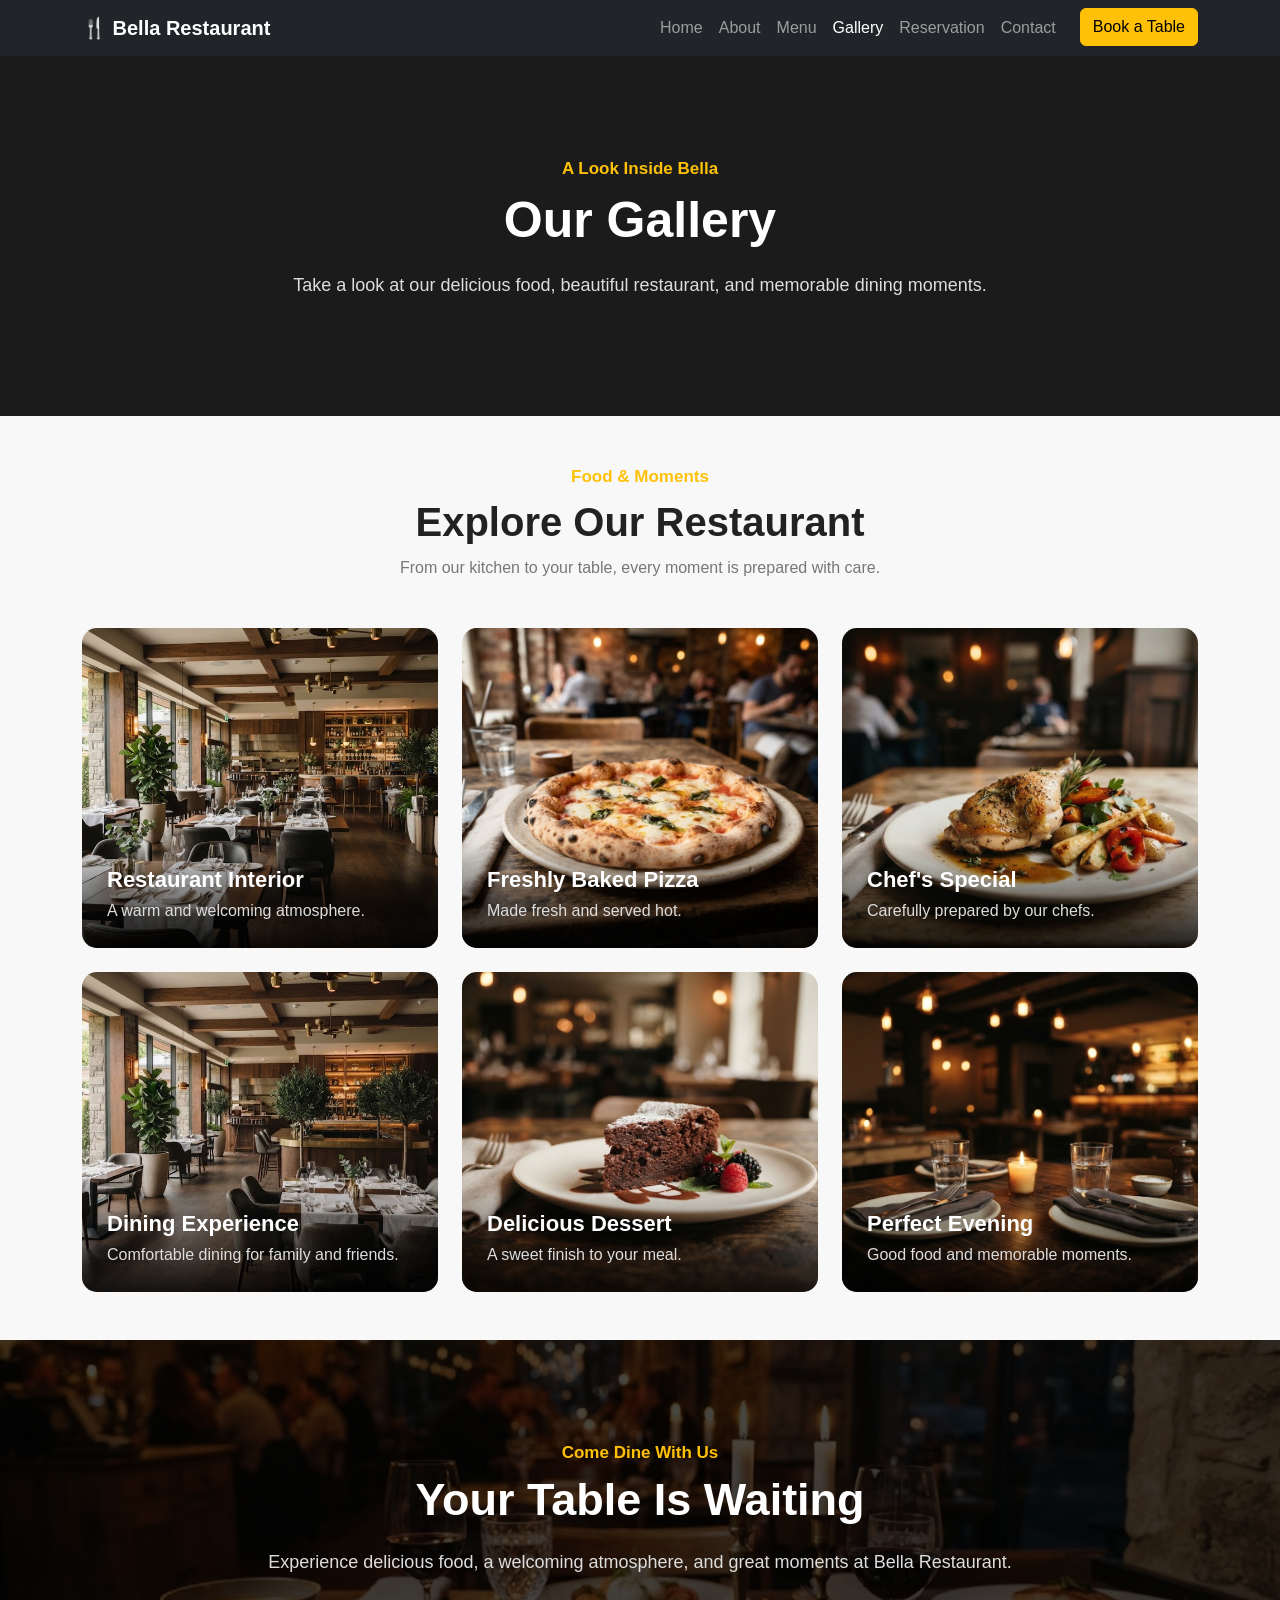
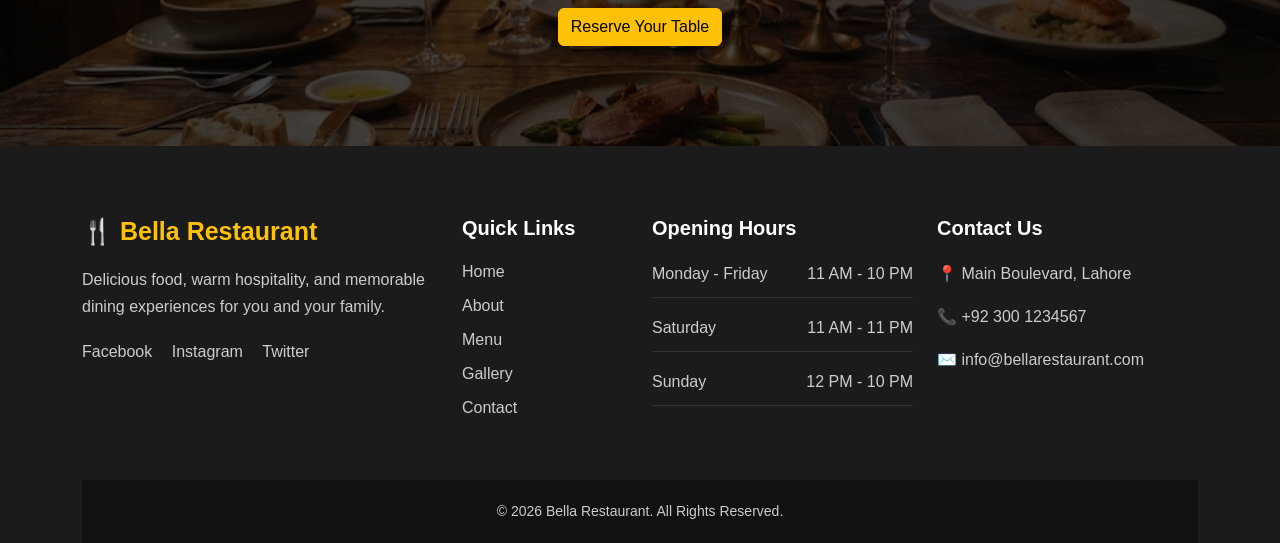
<file: gallery.html>
<!DOCTYPE html>
<html lang="en">

<head>

    <meta charset="UTF-8">
    <meta name="viewport" content="width=device-width, initial-scale=1.0">

    <title>Gallery | Bella Restaurant</title>

    <!-- Bootstrap CSS -->
    <link
        href="https://cdn.jsdelivr.net/npm/bootstrap@5.3.8/dist/css/bootstrap.min.css"
        rel="stylesheet"
    >

    <!-- Custom CSS -->
    <link rel="stylesheet" href="style.css">

</head>


<body>


<!-- ================= NAVBAR ================= -->

<nav class="navbar navbar-expand-lg navbar-dark bg-dark">

    <div class="container">

        <a class="navbar-brand fw-bold" href="index.html">
            🍴 Bella Restaurant
        </a>


        <button
            class="navbar-toggler"
            type="button"
            data-bs-toggle="collapse"
            data-bs-target="#navbarNav"
        >
            <span class="navbar-toggler-icon"></span>
        </button>


        <div class="collapse navbar-collapse" id="navbarNav">

            <ul class="navbar-nav ms-auto">

                <li class="nav-item">
                    <a class="nav-link" href="index.html">
                        Home
                    </a>
                </li>

                <li class="nav-item">
                    <a class="nav-link" href="about.html">
                        About
                    </a>
                </li>

                <li class="nav-item">
                    <a class="nav-link" href="menu.html">
                        Menu
                    </a>
                </li>

                <li class="nav-item">
                    <a class="nav-link active" href="gallery.html">
                        Gallery
                    </a>
                </li>

                <li class="nav-item">
                    <a class="nav-link" href="reservation.html">
                        Reservation
                    </a>
                </li>

                <li class="nav-item">
                    <a class="nav-link" href="contact.html">
                        Contact
                    </a>
                </li>

                <li class="nav-item ms-lg-3">

                    <a
                        class="btn btn-warning"
                        href="reservation.html"
                    >
                        Book a Table
                    </a>

                </li>

            </ul>

        </div>

    </div>

</nav>


<!-- ================= HERO ================= -->

<section class="page-hero">

    <div class="container">

        <div class="page-hero-content text-center">

            <p class="section-subtitle">
                A Look Inside Bella
            </p>

            <h1>
                Our Gallery
            </h1>

            <p>
                Take a look at our delicious food, beautiful restaurant,
                and memorable dining moments.
            </p>

        </div>

    </div>

</section>


<!-- ================= GALLERY ================= -->

<section class="restaurant-gallery py-5">

    <div class="container">


        <!-- Section Heading -->

        <div class="text-center mb-5">

            <p class="section-subtitle">
                Food & Moments
            </p>

            <h2>
                Explore Our Restaurant
            </h2>

            <p class="section-description">
                From our kitchen to your table, every moment is
                prepared with care.
            </p>

        </div>


        <!-- Gallery Grid -->

        <div class="row g-4">


            <!-- Gallery 1 -->

            <div class="col-md-6 col-lg-4">

                <div class="gallery-card">

                    <img
                        src="about.jpg"
                        alt="Bella Restaurant Interior"
                    >

                    <div class="gallery-overlay">

                        <h4>
                            Restaurant Interior
                        </h4>

                        <p>
                            A warm and welcoming atmosphere.
                        </p>

                    </div>

                </div>

            </div>


            <!-- Gallery 2 -->

            <div class="col-md-6 col-lg-4">

                <div class="gallery-card">

                    <img
                        src="gallery2.jpg"
                        alt="Fresh Pizza"
                    >

                    <div class="gallery-overlay">

                        <h4>
                            Freshly Baked Pizza
                        </h4>

                        <p>
                            Made fresh and served hot.
                        </p>

                    </div>

                </div>

            </div>


            <!-- Gallery 3 -->

            <div class="col-md-6 col-lg-4">

                <div class="gallery-card">

                    <img
                        src="gallery3.jpg"
                        alt="Restaurant Dish"
                    >

                    <div class="gallery-overlay">

                        <h4>
                            Chef's Special
                        </h4>

                        <p>
                            Carefully prepared by our chefs.
                        </p>

                    </div>

                </div>

            </div>


            <!-- Gallery 4 -->

            <div class="col-md-6 col-lg-4">

                <div class="gallery-card">

                    <img
                        src="gallery4.jpg"
                        alt="Restaurant Dining Area"
                    >

                    <div class="gallery-overlay">

                        <h4>
                            Dining Experience
                        </h4>

                        <p>
                            Comfortable dining for family and friends.
                        </p>

                    </div>

                </div>

            </div>


            <!-- Gallery 5 -->

            <div class="col-md-6 col-lg-4">

                <div class="gallery-card">

                    <img
                        src="gallery5.jpg"
                        alt="Restaurant Dessert"
                    >

                    <div class="gallery-overlay">

                        <h4>
                            Delicious Dessert
                        </h4>

                        <p>
                            A sweet finish to your meal.
                        </p>

                    </div>

                </div>

            </div>


            <!-- Gallery 6 -->

            <div class="col-md-6 col-lg-4">

                <div class="gallery-card">

                    <img
                        src="gallery6.jpg"
                        alt="Restaurant Table"
                    >

                    <div class="gallery-overlay">

                        <h4>
                            Perfect Evening
                        </h4>

                        <p>
                            Good food and memorable moments.
                        </p>

                    </div>

                </div>

            </div>


        </div>

    </div>

</section>


<!-- ================= CTA ================= -->

<section class="gallery-cta">

    <div class="container">

        <div class="gallery-cta-content text-center">

            <p class="section-subtitle">
                Come Dine With Us
            </p>

            <h2>
                Your Table Is Waiting
            </h2>

            <p>
                Experience delicious food, a welcoming atmosphere,
                and great moments at Bella Restaurant.
            </p>

            <a
                href="reservation.html"
                class="btn btn-warning"
            >
                Reserve Your Table
            </a>

        </div>

    </div>

</section>


<!-- ================= FOOTER ================= -->

<footer class="footer">

    <div class="container">

        <div class="row g-4">


            <!-- Restaurant Info -->

            <div class="col-lg-4 col-md-6">

                <h3 class="footer-title">
                    🍴 Bella Restaurant
                </h3>

                <p>
                    Delicious food, warm hospitality, and memorable
                    dining experiences for you and your family.
                </p>

                <div class="social-links">

                    <a href="#">
                        Facebook
                    </a>

                    <a href="#">
                        Instagram
                    </a>

                    <a href="#">
                        Twitter
                    </a>

                </div>

            </div>


            <!-- Quick Links -->

            <div class="col-lg-2 col-md-6">

                <h4 class="footer-heading">
                    Quick Links
                </h4>

                <ul class="footer-links">

                    <li>
                        <a href="index.html">
                            Home
                        </a>
                    </li>

                    <li>
                        <a href="about.html">
                            About
                        </a>
                    </li>

                    <li>
                        <a href="menu.html">
                            Menu
                        </a>
                    </li>

                    <li>
                        <a href="gallery.html">
                            Gallery
                        </a>
                    </li>

                    <li>
                        <a href="contact.html">
                            Contact
                        </a>
                    </li>

                </ul>

            </div>


            <!-- Opening Hours -->

            <div class="col-lg-3 col-md-6">

                <h4 class="footer-heading">
                    Opening Hours
                </h4>

                <div class="opening-hours">

                    <p>
                        <span>Monday - Friday</span>
                        <span>11 AM - 10 PM</span>
                    </p>

                    <p>
                        <span>Saturday</span>
                        <span>11 AM - 11 PM</span>
                    </p>

                    <p>
                        <span>Sunday</span>
                        <span>12 PM - 10 PM</span>
                    </p>

                </div>

            </div>


            <!-- Contact -->

            <div class="col-lg-3 col-md-6">

                <h4 class="footer-heading">
                    Contact Us
                </h4>

                <p>
                    📍 Main Boulevard, Lahore
                </p>

                <p>
                    📞 +92 300 1234567
                </p>

                <p>
                    ✉️ info@bellarestaurant.com
                </p>

            </div>


        </div>


        <!-- Footer Bottom -->

        <div class="footer-bottom text-center">

            <p>
                © 2026 Bella Restaurant. All Rights Reserved.
            </p>

        </div>

    </div>

</footer>


<!-- ================= JAVASCRIPT ================= -->

<script src="https://cdn.jsdelivr.net/npm/bootstrap@5.3.8/dist/js/bootstrap.bundle.min.js"></script>

<script src="script.js"></script>


</body>

</html>
</file>
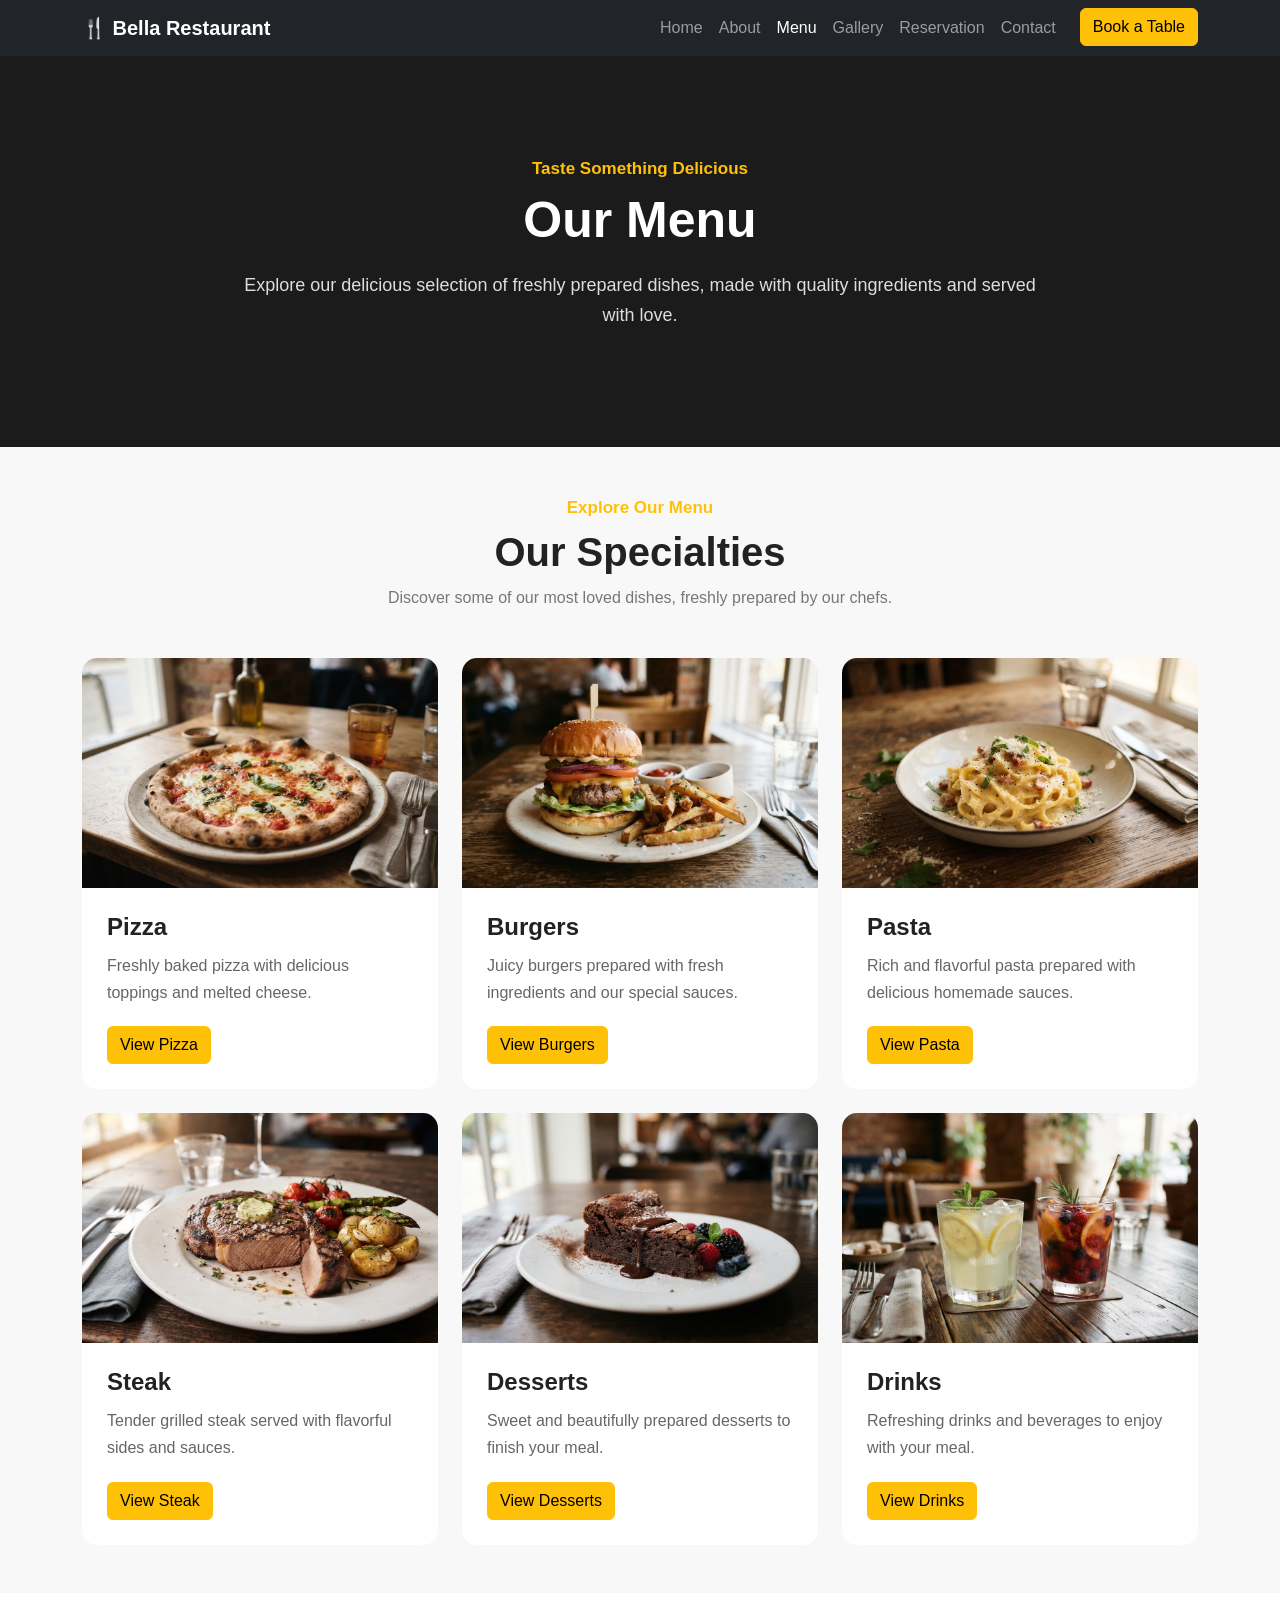
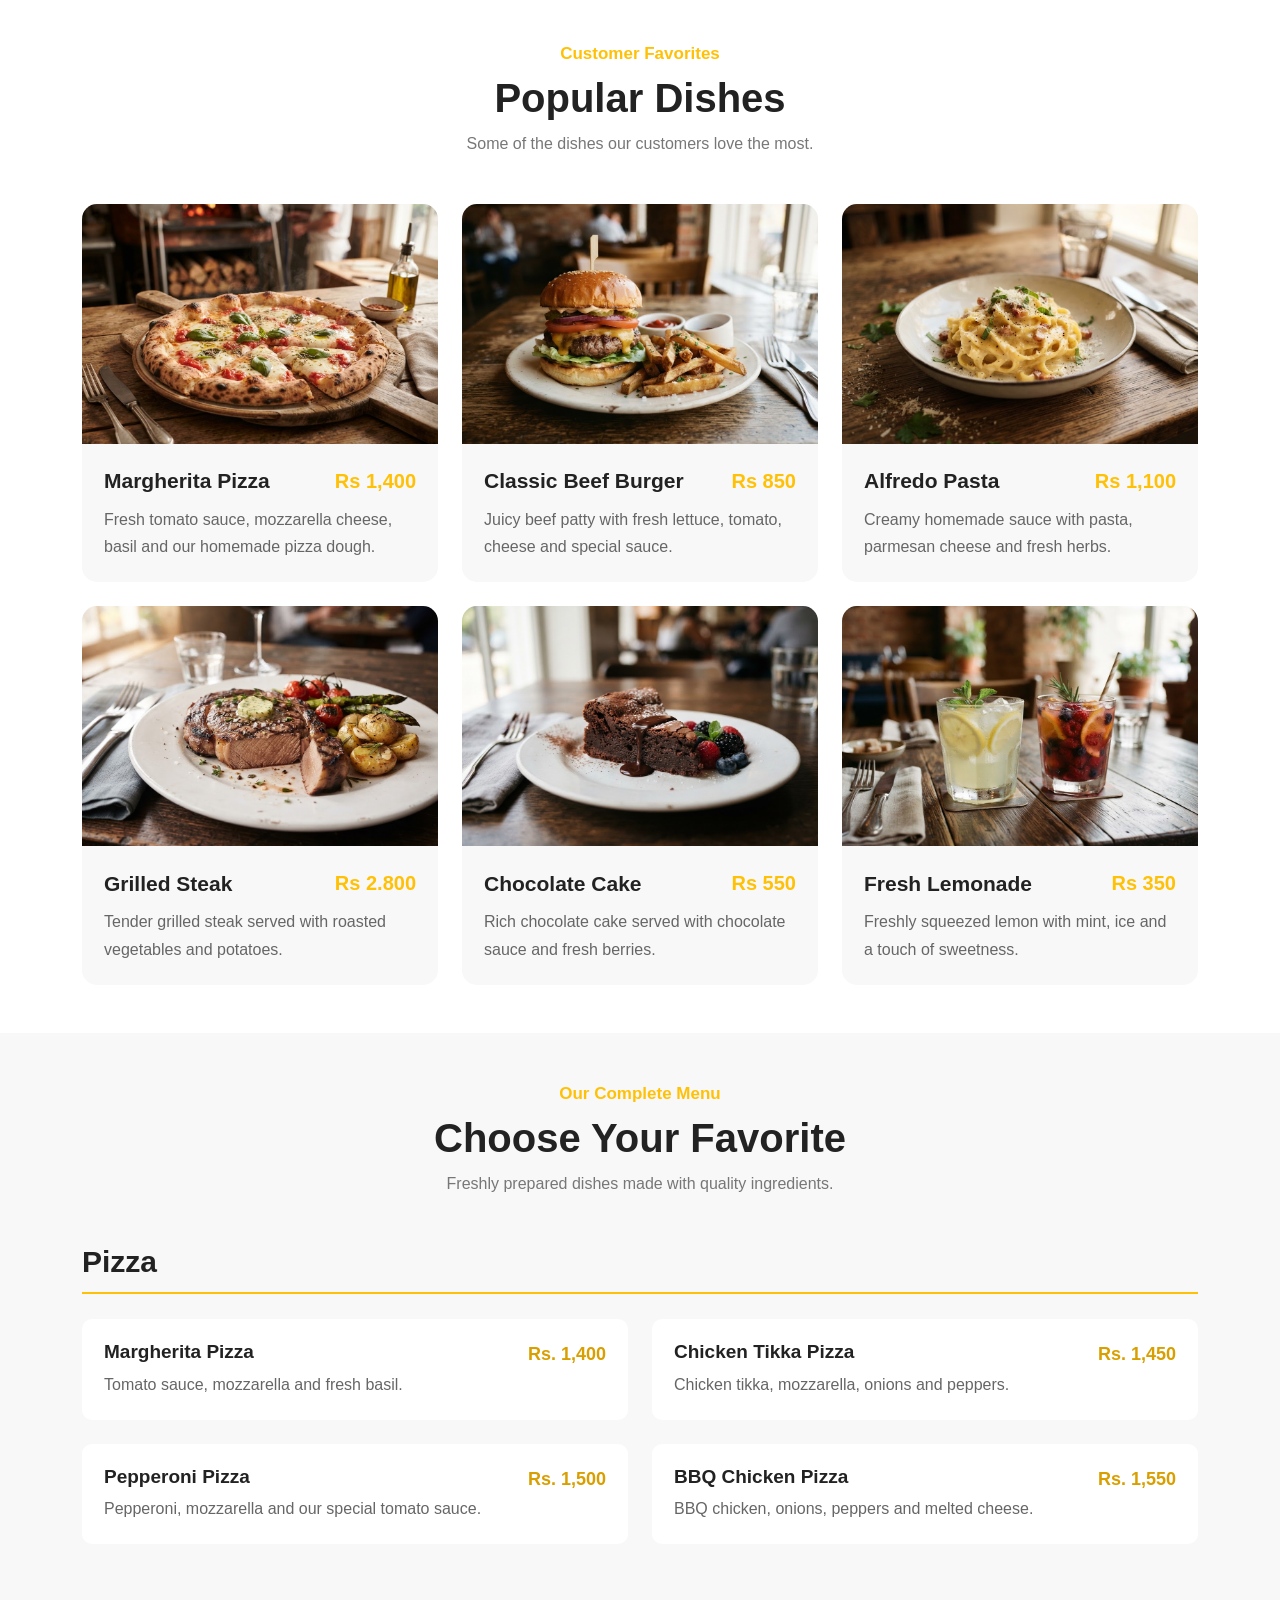
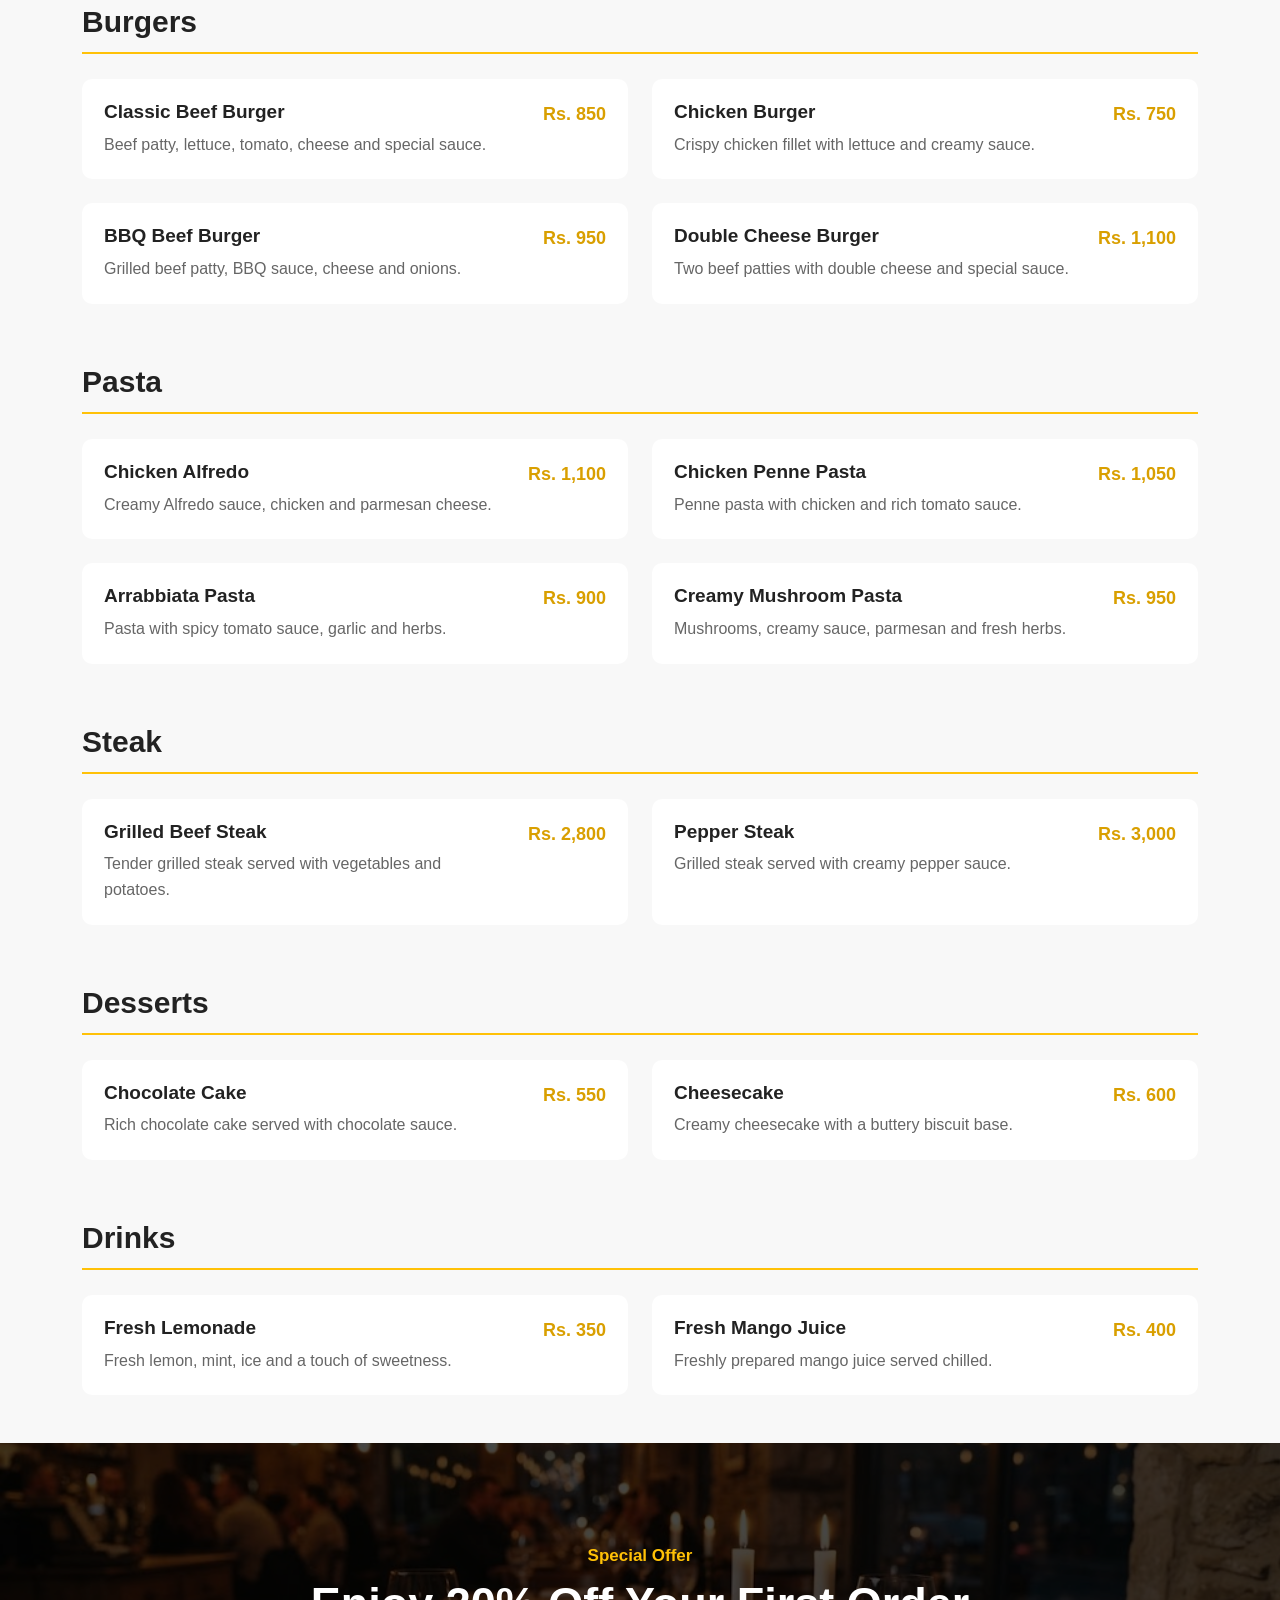
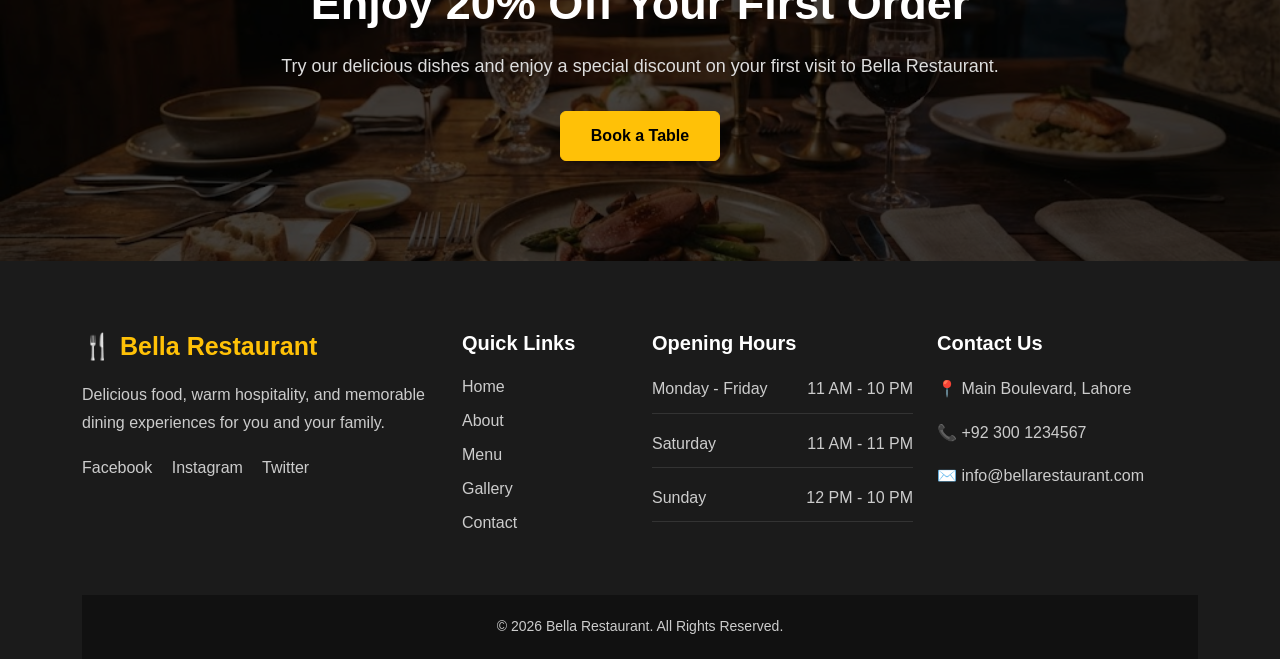
<file: menu.html>
<!DOCTYPE html>
<html lang="en">
<head>
    <meta charset="UTF-8">
    <meta name="viewport" content="width=device-width, initial-scale=1.0">

    <title>Menu | Bella Restaurant</title>

    <!-- Bootstrap CSS -->
    <link
        href="https://cdn.jsdelivr.net/npm/bootstrap@5.3.8/dist/css/bootstrap.min.css"
        rel="stylesheet"
    >

    <!-- Custom CSS -->
    <link rel="stylesheet" href="style.css">
</head>

<body>

    <!-- Navbar Start -->
    <nav class="navbar navbar-expand-lg navbar-dark bg-dark">
        <div class="container">

            <a class="navbar-brand fw-bold" href="index.html">
                🍴 Bella Restaurant
            </a>

            <button
                class="navbar-toggler"
                type="button"
                data-bs-toggle="collapse"
                data-bs-target="#navbarNav"
            >
                <span class="navbar-toggler-icon"></span>
            </button>

            <div class="collapse navbar-collapse" id="navbarNav">

                <ul class="navbar-nav ms-auto">

                    <li class="nav-item">
                        <a class="nav-link" href="index.html">Home</a>
                    </li>

                    <li class="nav-item">
                        <a class="nav-link" href="about.html">About</a>
                    </li>

                    <li class="nav-item">
                        <a class="nav-link active" href="menu.html">Menu</a>
                    </li>

                    <li class="nav-item">
                        <a class="nav-link" href="gallery.html">Gallery</a>
                    </li>

                    <li class="nav-item">
                        <a class="nav-link" href="reservation.html">Reservation</a>
                    </li>

                    <li class="nav-item">
                        <a class="nav-link" href="contact.html">Contact</a>
                    </li>

                    <li class="nav-item ms-lg-3">
                        <a class="btn btn-warning" href="reservation.html">
                            Book a Table
                        </a>
                    </li>

                </ul>

            </div>
        </div>
    </nav>
    <!-- Navbar End -->


    <!-- Menu Hero Start -->
    <section class="page-hero">
        <div class="container">
            <div class="page-hero-content text-center">

                <p class="section-subtitle">Taste Something Delicious</p>

                <h1>Our Menu</h1>

                <p>
                    Explore our delicious selection of freshly prepared dishes,
                    made with quality ingredients and served with love.
                </p>

            </div>
        </div>
    </section>
    <!-- Menu Hero End -->

    <!-- Menu Categories Start -->
<section class="menu-categories py-5">

    <div class="container">

        <div class="text-center mb-5">
            <p class="section-subtitle">Explore Our Menu</p>

            <h2>Our Specialties</h2>

            <p class="section-description">
                Discover some of our most loved dishes, freshly prepared
                by our chefs.
            </p>
        </div>


        <div class="row g-4">

            <!-- Pizza -->
            <div class="col-md-6 col-lg-4">
                <div class="menu-category">

                    <img src="pizza.jfif"
                         alt="Fresh Pizza">

                    <div class="menu-category-content">
                        <h4>Pizza</h4>

                        <p>
                            Freshly baked pizza with delicious toppings
                            and melted cheese.
                        </p>

                        <a href="#pizza-menu" class="btn btn-warning">
                            View Pizza
                        </a>
                    </div>

                </div>
            </div>


            <!-- Burger -->
            <div class="col-md-6 col-lg-4">
                <div class="menu-category">

                    <img src="burger.jpg"
                         alt="Delicious Burger">

                    <div class="menu-category-content">
                        <h4>Burgers</h4>

                        <p>
                            Juicy burgers prepared with fresh ingredients
                            and our special sauces.
                        </p>

                        <a href="#burger-menu" class="btn btn-warning">
                            View Burgers
                        </a>
                    </div>

                </div>
            </div>


            <!-- Pasta -->
            <div class="col-md-6 col-lg-4">
                <div class="menu-category">

                    <img src="pasta.jpg"
                         alt="Creamy Pasta">

                    <div class="menu-category-content">
                        <h4>Pasta</h4>

                        <p>
                            Rich and flavorful pasta prepared with
                            delicious homemade sauces.
                        </p>

                        <a href="#pasta-menu" class="btn btn-warning">
                            View Pasta
                        </a>
                    </div>

                </div>
            </div>


            <!-- Steak -->
            <div class="col-md-6 col-lg-4">
                <div class="menu-category">

                    <img src="steak.jpg"
                         alt="Grilled Steak">

                    <div class="menu-category-content">
                        <h4>Steak</h4>

                        <p>
                            Tender grilled steak served with flavorful
                            sides and sauces.
                        </p>

                        <a href="#steak-menu" class="btn btn-warning">
                            View Steak
                        </a>
                    </div>

                </div>
            </div>


            <!-- Desserts -->
            <div class="col-md-6 col-lg-4">
                <div class="menu-category">

                    <img src="desert.jpg"
                         alt="Delicious Dessert">

                    <div class="menu-category-content">
                        <h4>Desserts</h4>

                        <p>
                            Sweet and beautifully prepared desserts
                            to finish your meal.
                        </p>

                        <a href="#dessert-menu" class="btn btn-warning">
                            View Desserts
                        </a>
                    </div>

                </div>
            </div>


            <!-- Drinks -->
            <div class="col-md-6 col-lg-4">
                <div class="menu-category">

                    <img src="drinks.jpg"
                         alt="Refreshing Drinks">

                    <div class="menu-category-content">
                        <h4>Drinks</h4>

                        <p>
                            Refreshing drinks and beverages to enjoy
                            with your meal.
                        </p>

                        <a href="#drink-menu" class="btn btn-warning">
                            View Drinks
                        </a>
                    </div>

                </div>
            </div>

        </div>

    </div>

</section>
<!-- Menu Categories End -->

<!-- Popular Dishes Start -->
<section class="popular-dishes py-5">

    <div class="container">

        <div class="text-center mb-5">
            <p class="section-subtitle">Customer Favorites</p>

            <h2>Popular Dishes</h2>

            <p class="section-description">
                Some of the dishes our customers love the most.
            </p>
        </div>


        <div class="row g-4">

            <!-- Dish 1 -->
            <div class="col-md-6 col-lg-4">
                <div class="dish-card">

                    <img src="pizza.jpg" alt="Margherita Pizza">

                    <div class="dish-content">

                        <div class="dish-header">
                            <h4>Margherita Pizza</h4>
                            <span>Rs 1,400</span>
                        </div>

                        <p>
                            Fresh tomato sauce, mozzarella cheese,
                            basil and our homemade pizza dough.
                        </p>

                    </div>

                </div>
            </div>


            <!-- Dish 2 -->
            <div class="col-md-6 col-lg-4">
                <div class="dish-card">

                    <img src="burger.jpg" alt="Classic Beef Burger">

                    <div class="dish-content">

                        <div class="dish-header">
                            <h4>Classic Beef Burger</h4>
                            <span>Rs 850</span>
                        </div>

                        <p>
                            Juicy beef patty with fresh lettuce,
                            tomato, cheese and special sauce.
                        </p>

                    </div>

                </div>
            </div>


            <!-- Dish 3 -->
            <div class="col-md-6 col-lg-4">
                <div class="dish-card">

                    <img src="pasta.jpg" alt="Creamy Alfredo Pasta">

                    <div class="dish-content">

                        <div class="dish-header">
                            <h4>Alfredo Pasta</h4>
                            <span>Rs 1,100</span>
                        </div>

                        <p>
                            Creamy homemade sauce with pasta,
                            parmesan cheese and fresh herbs.
                        </p>

                    </div>

                </div>
            </div>


            <!-- Dish 4 -->
            <div class="col-md-6 col-lg-4">
                <div class="dish-card">

                    <img src="steak.jpg" alt="Grilled Steak">

                    <div class="dish-content">

                        <div class="dish-header">
                            <h4>Grilled Steak</h4>
                            <span>Rs 2.800</span>
                        </div>

                        <p>
                            Tender grilled steak served with
                            roasted vegetables and potatoes.
                        </p>

                    </div>

                </div>
            </div>


            <!-- Dish 5 -->
            <div class="col-md-6 col-lg-4">
                <div class="dish-card">

                    <img src="desert.jpg" alt="Chocolate Dessert">

                    <div class="dish-content">

                        <div class="dish-header">
                            <h4>Chocolate Cake</h4>
                            <span>Rs 550</span>
                        </div>

                        <p>
                            Rich chocolate cake served with
                            chocolate sauce and fresh berries.
                        </p>

                    </div>

                </div>
            </div>


            <!-- Dish 6 -->
            <div class="col-md-6 col-lg-4">
                <div class="dish-card">

                    <img src="drinks.jpg" alt="Fresh Lemonade">

                    <div class="dish-content">

                        <div class="dish-header">
                            <h4>Fresh Lemonade</h4>
                            <span>Rs 350</span>
                        </div>

                        <p>
                            Freshly squeezed lemon with mint,
                            ice and a touch of sweetness.
                        </p>

                    </div>

                </div>
            </div>

        </div>

    </div>

</section>
<!-- Popular Dishes End -->

<!-- Full Menu Start -->
<section class="full-menu py-5">

    <div class="container">

        <div class="text-center mb-5">
            <p class="section-subtitle">Our Complete Menu</p>
            <h2>Choose Your Favorite</h2>
            <p class="section-description">
                Freshly prepared dishes made with quality ingredients.
            </p>
        </div>


        <!-- Pizza Menu -->
        <div class="menu-section" id="pizza-menu">

            <h3>Pizza</h3>

            <div class="row g-4">

                <div class="col-md-6">
                    <div class="menu-item">
                        <div>
                            <h4>Margherita Pizza</h4>
                            <p>Tomato sauce, mozzarella and fresh basil.</p>
                        </div>
                        <span>Rs. 1,400</span>
                    </div>
                </div>

                <div class="col-md-6">
                    <div class="menu-item">
                        <div>
                            <h4>Chicken Tikka Pizza</h4>
                            <p>Chicken tikka, mozzarella, onions and peppers.</p>
                        </div>
                        <span>Rs. 1,450</span>
                    </div>
                </div>

                <div class="col-md-6">
                    <div class="menu-item">
                        <div>
                            <h4>Pepperoni Pizza</h4>
                            <p>Pepperoni, mozzarella and our special tomato sauce.</p>
                        </div>
                        <span>Rs. 1,500</span>
                    </div>
                </div>

                <div class="col-md-6">
                    <div class="menu-item">
                        <div>
                            <h4>BBQ Chicken Pizza</h4>
                            <p>BBQ chicken, onions, peppers and melted cheese.</p>
                        </div>
                        <span>Rs. 1,550</span>
                    </div>
                </div>

            </div>

        </div>


        <!-- Burger Menu -->
        <div class="menu-section" id="burger-menu">

            <h3>Burgers</h3>

            <div class="row g-4">

                <div class="col-md-6">
                    <div class="menu-item">
                        <div>
                            <h4>Classic Beef Burger</h4>
                            <p>Beef patty, lettuce, tomato, cheese and special sauce.</p>
                        </div>
                        <span>Rs. 850</span>
                    </div>
                </div>

                <div class="col-md-6">
                    <div class="menu-item">
                        <div>
                            <h4>Chicken Burger</h4>
                            <p>Crispy chicken fillet with lettuce and creamy sauce.</p>
                        </div>
                        <span>Rs. 750</span>
                    </div>
                </div>

                <div class="col-md-6">
                    <div class="menu-item">
                        <div>
                            <h4>BBQ Beef Burger</h4>
                            <p>Grilled beef patty, BBQ sauce, cheese and onions.</p>
                        </div>
                        <span>Rs. 950</span>
                    </div>
                </div>

                <div class="col-md-6">
                    <div class="menu-item">
                        <div>
                            <h4>Double Cheese Burger</h4>
                            <p>Two beef patties with double cheese and special sauce.</p>
                        </div>
                        <span>Rs. 1,100</span>
                    </div>
                </div>

            </div>

        </div>


        <!-- Pasta Menu -->
        <div class="menu-section" id="pasta-menu">

            <h3>Pasta</h3>

            <div class="row g-4">

                <div class="col-md-6">
                    <div class="menu-item">
                        <div>
                            <h4>Chicken Alfredo</h4>
                            <p>Creamy Alfredo sauce, chicken and parmesan cheese.</p>
                        </div>
                        <span>Rs. 1,100</span>
                    </div>
                </div>

                <div class="col-md-6">
                    <div class="menu-item">
                        <div>
                            <h4>Chicken Penne Pasta</h4>
                            <p>Penne pasta with chicken and rich tomato sauce.</p>
                        </div>
                        <span>Rs. 1,050</span>
                    </div>
                </div>

                <div class="col-md-6">
                    <div class="menu-item">
                        <div>
                            <h4>Arrabbiata Pasta</h4>
                            <p>Pasta with spicy tomato sauce, garlic and herbs.</p>
                        </div>
                        <span>Rs. 900</span>
                    </div>
                </div>

                <div class="col-md-6">
                    <div class="menu-item">
                        <div>
                            <h4>Creamy Mushroom Pasta</h4>
                            <p>Mushrooms, creamy sauce, parmesan and fresh herbs.</p>
                        </div>
                        <span>Rs. 950</span>
                    </div>
                </div>

            </div>

        </div>


        <!-- Steak Menu -->
        <div class="menu-section" id="steak-menu">

            <h3>Steak</h3>

            <div class="row g-4">

                <div class="col-md-6">
                    <div class="menu-item">
                        <div>
                            <h4>Grilled Beef Steak</h4>
                            <p>Tender grilled steak served with vegetables and potatoes.</p>
                        </div>
                        <span>Rs. 2,800</span>
                    </div>
                </div>

                <div class="col-md-6">
                    <div class="menu-item">
                        <div>
                            <h4>Pepper Steak</h4>
                            <p>Grilled steak served with creamy pepper sauce.</p>
                        </div>
                        <span>Rs. 3,000</span>
                    </div>
                </div>

            </div>

        </div>


        <!-- Dessert Menu -->
        <div class="menu-section" id="dessert-menu">

            <h3>Desserts</h3>

            <div class="row g-4">

                <div class="col-md-6">
                    <div class="menu-item">
                        <div>
                            <h4>Chocolate Cake</h4>
                            <p>Rich chocolate cake served with chocolate sauce.</p>
                        </div>
                        <span>Rs. 550</span>
                    </div>
                </div>

                <div class="col-md-6">
                    <div class="menu-item">
                        <div>
                            <h4>Cheesecake</h4>
                            <p>Creamy cheesecake with a buttery biscuit base.</p>
                        </div>
                        <span>Rs. 600</span>
                    </div>
                </div>

            </div>

        </div>


        <!-- Drinks Menu -->
        <div class="menu-section" id="drink-menu">

            <h3>Drinks</h3>

            <div class="row g-4">

                <div class="col-md-6">
                    <div class="menu-item">
                        <div>
                            <h4>Fresh Lemonade</h4>
                            <p>Fresh lemon, mint, ice and a touch of sweetness.</p>
                        </div>
                        <span>Rs. 350</span>
                    </div>
                </div>

                <div class="col-md-6">
                    <div class="menu-item">
                        <div>
                            <h4>Fresh Mango Juice</h4>
                            <p>Freshly prepared mango juice served chilled.</p>
                        </div>
                        <span>Rs. 400</span>
                    </div>
                </div>

            </div>

        </div>

    </div>

</section>
<!-- Full Menu End -->

<!-- Special Offer Start -->
<section class="menu-offer">

    <div class="container">

        <div class="menu-offer-content text-center">

            <p class="section-subtitle">
                Special Offer
            </p>

            <h2>Enjoy 20% Off Your First Order</h2>

            <p>
                Try our delicious dishes and enjoy a special discount
                on your first visit to Bella Restaurant.
            </p>

            <a href="reservation.html" class="btn btn-warning">
                Book a Table
            </a>

        </div>

    </div>

</section>
<!-- Special Offer End -->

<!-- Footer Start -->
<footer class="footer">

    <div class="container">

        <div class="row g-4">

            <!-- Restaurant Info -->
            <div class="col-lg-4 col-md-6">

                <h3 class="footer-title">
                    🍴 Bella Restaurant
                </h3>

                <p>
                    Delicious food, warm hospitality, and memorable
                    dining experiences for you and your family.
                </p>

                <div class="social-links">
                    <a href="#">Facebook</a>
                    <a href="#">Instagram</a>
                    <a href="#">Twitter</a>
                </div>

            </div>


            <!-- Quick Links -->
            <div class="col-lg-2 col-md-6">

                <h4 class="footer-heading">
                    Quick Links
                </h4>

                <ul class="footer-links">

                    <li>
                        <a href="index.html">Home</a>
                    </li>

                    <li>
                        <a href="about.html">About</a>
                    </li>

                    <li>
                        <a href="menu.html">Menu</a>
                    </li>

                    <li>
                        <a href="gallery.html">Gallery</a>
                    </li>

                    <li>
                        <a href="contact.html">Contact</a>
                    </li>

                </ul>

            </div>


            <!-- Opening Hours -->
            <div class="col-lg-3 col-md-6">

                <h4 class="footer-heading">
                    Opening Hours
                </h4>

                <div class="opening-hours">

                    <p>
                        <span>Monday - Friday</span>
                        <span>11 AM - 10 PM</span>
                    </p>

                    <p>
                        <span>Saturday</span>
                        <span>11 AM - 11 PM</span>
                    </p>

                    <p>
                        <span>Sunday</span>
                        <span>12 PM - 10 PM</span>
                    </p>

                </div>

            </div>


            <!-- Contact -->
            <div class="col-lg-3 col-md-6">

                <h4 class="footer-heading">
                    Contact Us
                </h4>

                <p>
                    📍 Main Boulevard, Lahore
                </p>

                <p>
                    📞 +92 300 1234567
                </p>

                <p>
                    ✉️ info@bellarestaurant.com
                </p>

            </div>

        </div>


        <!-- Footer Bottom -->
        <div class="footer-bottom text-center">

            <p>
                © 2026 Bella Restaurant. All Rights Reserved.
            </p>

        </div>

    </div>

</footer>
<!-- Footer End -->
    <!-- Bootstrap JS -->
    <script src="https://cdn.jsdelivr.net/npm/bootstrap@5.3.8/dist/js/bootstrap.bundle.min.js"></script>

    <!-- Custom JS -->
    <script src="script.js"></script>

</body>
</html>
</file>
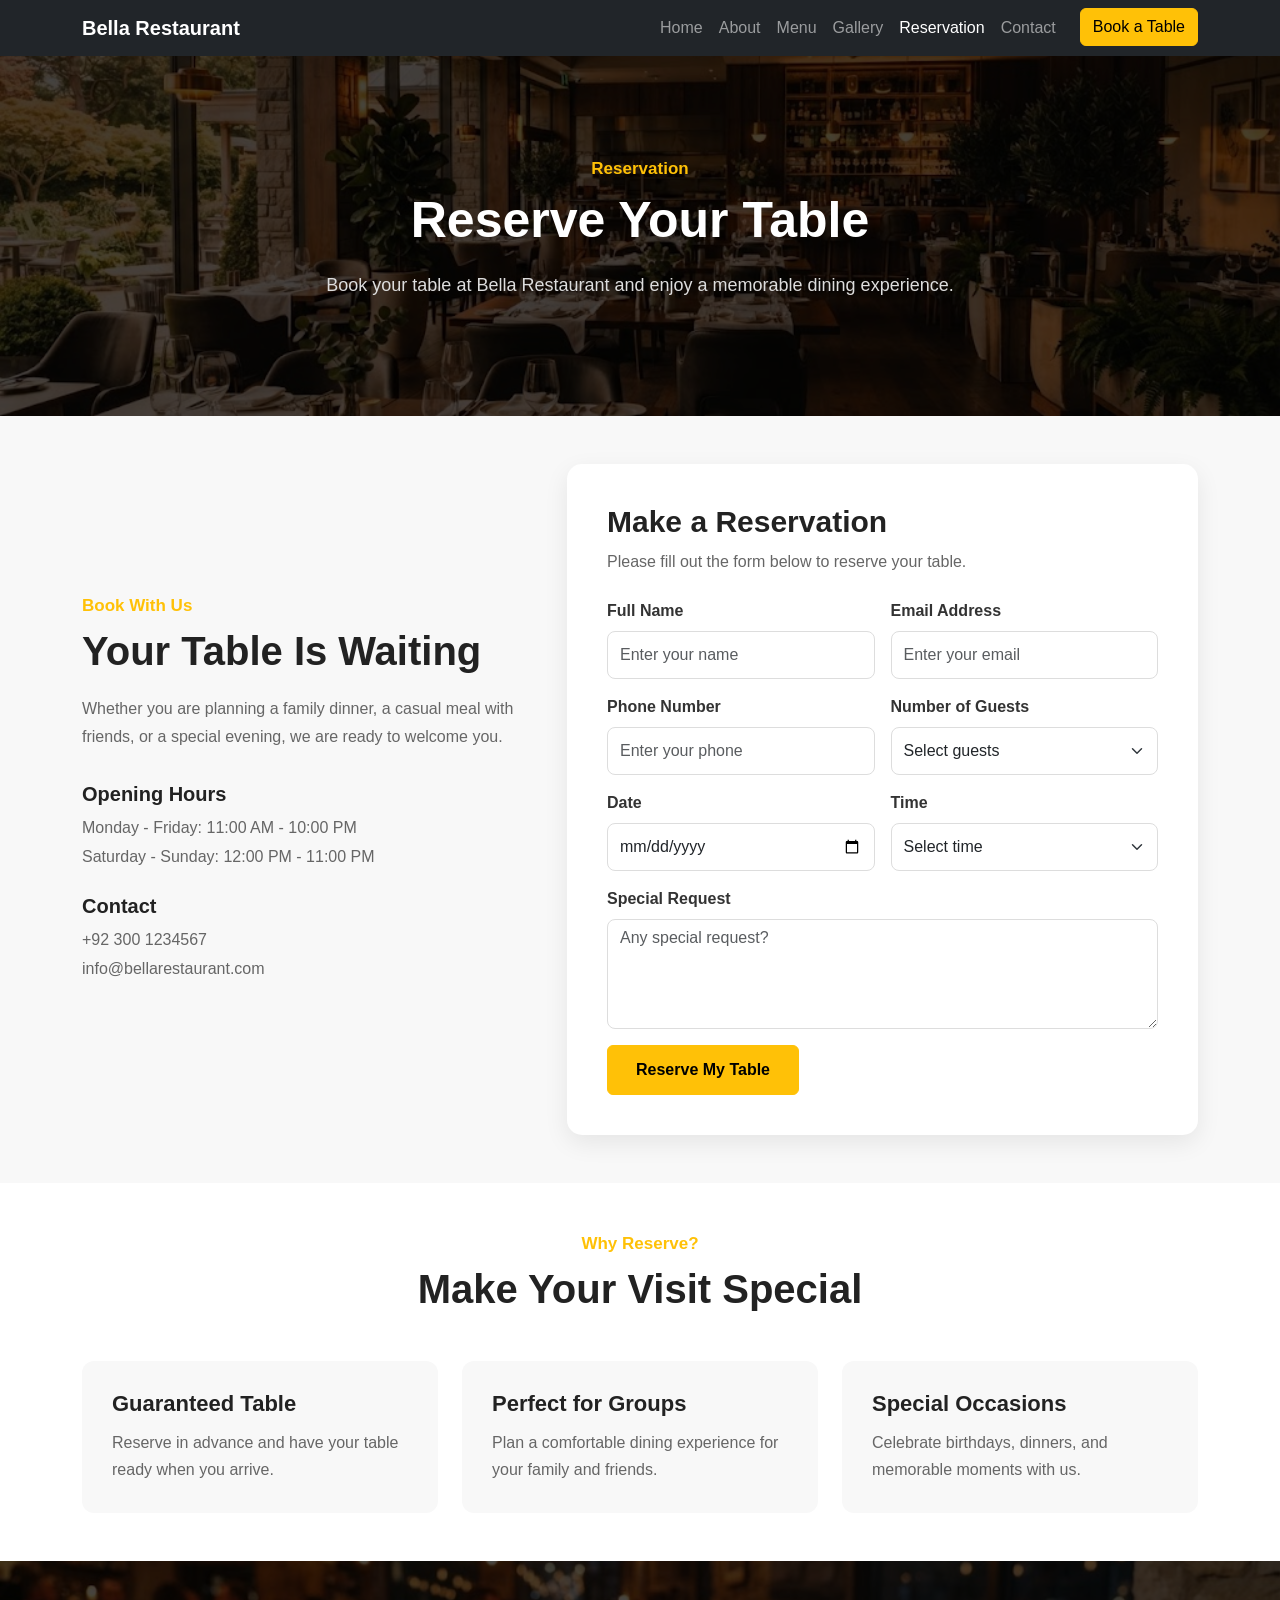
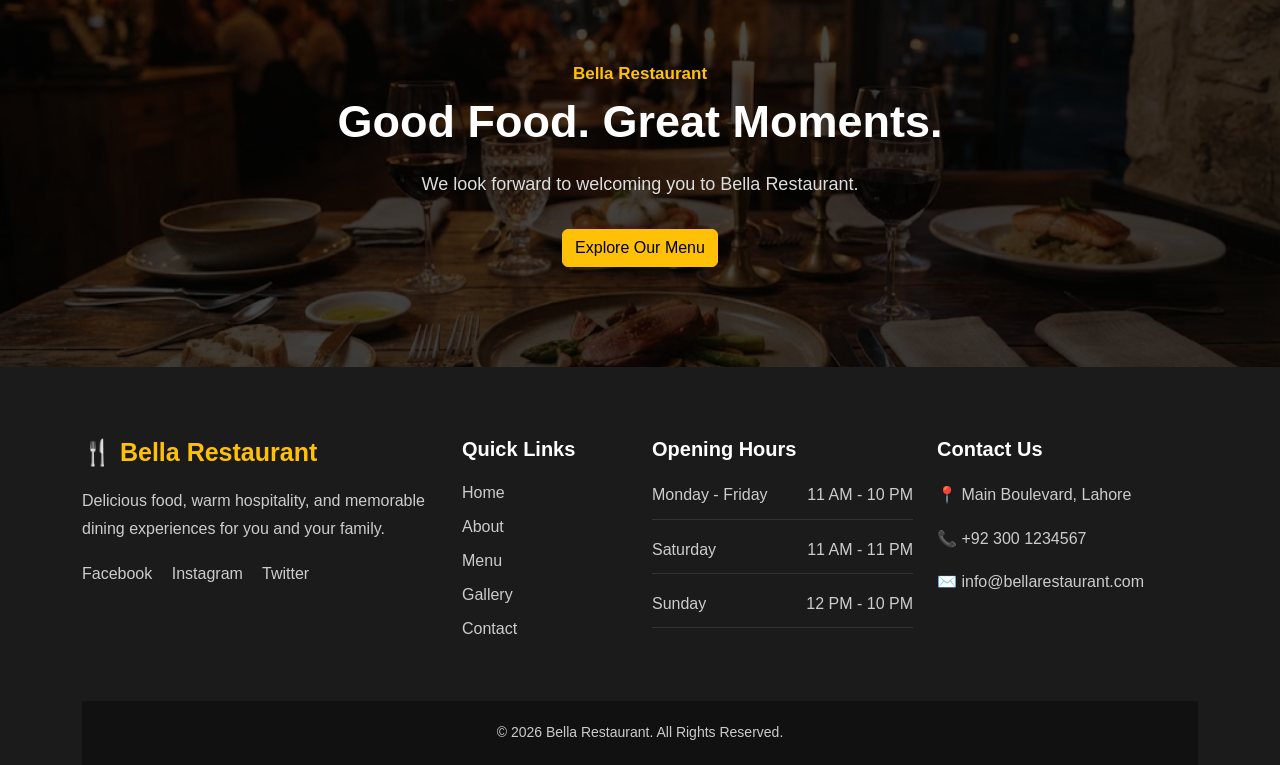
<file: reservation.html>
<!DOCTYPE html>
<html lang="en">
<head>
    <meta charset="UTF-8">
    <meta name="viewport" content="width=device-width, initial-scale=1.0">

    <title>Reservation | Bella Restaurant</title>

    <!-- Bootstrap CSS -->
    <link href="https://cdn.jsdelivr.net/npm/bootstrap@5.3.8/dist/css/bootstrap.min.css" rel="stylesheet">

    <!-- Custom CSS -->
    <link rel="stylesheet" href="style.css">
</head>

<body>

    <!-- ================= NAVBAR ================= -->
    <nav class="navbar navbar-expand-lg navbar-dark bg-dark">
        <div class="container">

            <a class="navbar-brand fw-bold" href="index.html">
                Bella Restaurant
            </a>

            <button class="navbar-toggler"
                    type="button"
                    data-bs-toggle="collapse"
                    data-bs-target="#navbarNav">
                <span class="navbar-toggler-icon"></span>
            </button>

            <div class="collapse navbar-collapse" id="navbarNav">

                <ul class="navbar-nav ms-auto">

                    <li class="nav-item">
                        <a class="nav-link" href="index.html">Home</a>
                    </li>

                    <li class="nav-item">
                        <a class="nav-link" href="about.html">About</a>
                    </li>

                    <li class="nav-item">
                        <a class="nav-link" href="menu.html">Menu</a>
                    </li>

                    <li class="nav-item">
                        <a class="nav-link" href="gallery.html">Gallery</a>
                    </li>

                    <li class="nav-item">
                        <a class="nav-link active" href="reservation.html">
                            Reservation
                        </a>
                    </li>

                    <li class="nav-item">
                        <a class="nav-link" href="contact.html">Contact</a>
                    </li>

                    <li class="nav-item ms-lg-3">
                        <a class="btn btn-warning" href="reservation.html">
                            Book a Table
                        </a>
                    </li>

                </ul>

            </div>
        </div>
    </nav>


    <!-- ================= RESERVATION HERO ================= -->
    <section class="page-hero reservation-hero">

        <div class="container">

            <div class="page-hero-content text-center">

                <p class="section-subtitle">Reservation</p>

                <h1>Reserve Your Table</h1>

                <p>
                    Book your table at Bella Restaurant and enjoy
                    a memorable dining experience.
                </p>

            </div>

        </div>

    </section>


    <!-- ================= RESERVATION FORM ================= -->
    <section class="reservation-section py-5">

        <div class="container">

            <div class="row g-5 align-items-center">

                <!-- Left Information -->
                <div class="col-lg-5">

                    <div class="reservation-info">

                        <p class="section-subtitle">
                            Book With Us
                        </p>

                        <h2>
                            Your Table Is Waiting
                        </h2>

                        <p>
                            Whether you are planning a family dinner,
                            a casual meal with friends, or a special
                            evening, we are ready to welcome you.
                        </p>

                        <div class="reservation-detail">
                            <h4>Opening Hours</h4>

                            <p>
                                Monday - Friday: 11:00 AM - 10:00 PM
                            </p>

                            <p>
                                Saturday - Sunday: 12:00 PM - 11:00 PM
                            </p>
                        </div>

                        <div class="reservation-detail">
                            <h4>Contact</h4>

                            <p>
                                +92 300 1234567
                            </p>

                            <p>
                                info@bellarestaurant.com
                            </p>
                        </div>

                    </div>

                </div>


                <!-- Right Form -->
                <div class="col-lg-7">

                    <div class="reservation-form">

                        <h3>Make a Reservation</h3>

                        <p>
                            Please fill out the form below to reserve
                            your table.
                        </p>

                        <form id="reservationForm">

                            <div class="row g-3">

                                <!-- Name -->
                                <div class="col-md-6">
                                    <label for="name" class="form-label">
                                        Full Name
                                    </label>

                                    <input
                                        type="text"
                                        id="name"
                                        class="form-control"
                                        placeholder="Enter your name"
                                        required>
                                </div>


                                <!-- Email -->
                                <div class="col-md-6">
                                    <label for="email" class="form-label">
                                        Email Address
                                    </label>

                                    <input
                                        type="email"
                                        id="email"
                                        class="form-control"
                                        placeholder="Enter your email"
                                        required>
                                </div>


                                <!-- Phone -->
                                <div class="col-md-6">
                                    <label for="phone" class="form-label">
                                        Phone Number
                                    </label>

                                    <input
                                        type="tel"
                                        id="phone"
                                        class="form-control"
                                        placeholder="Enter your phone"
                                        required>
                                </div>


                                <!-- Guests -->
                                <div class="col-md-6">
                                    <label for="guests" class="form-label">
                                        Number of Guests
                                    </label>

                                    <select id="guests"
                                            class="form-select"
                                            required>

                                        <option value="">
                                            Select guests
                                        </option>

                                        <option value="1">1 Guest</option>
                                        <option value="2">2 Guests</option>
                                        <option value="3">3 Guests</option>
                                        <option value="4">4 Guests</option>
                                        <option value="5">5 Guests</option>
                                        <option value="6">6 Guests</option>
                                        <option value="7">7 Guests</option>
                                        <option value="8">8 Guests</option>

                                    </select>
                                </div>


                                <!-- Date -->
                                <div class="col-md-6">
                                    <label for="date" class="form-label">
                                        Date
                                    </label>

                                    <input
                                        type="date"
                                        id="date"
                                        class="form-control"
                                        required>
                                </div>


                                <!-- Time -->
                                <div class="col-md-6">
                                    <label for="time" class="form-label">
                                        Time
                                    </label>

                                    <select id="time"
                                            class="form-select"
                                            required>

                                        <option value="">
                                            Select time
                                        </option>

                                        <option>12:00 PM</option>
                                        <option>1:00 PM</option>
                                        <option>2:00 PM</option>
                                        <option>5:00 PM</option>
                                        <option>6:00 PM</option>
                                        <option>7:00 PM</option>
                                        <option>8:00 PM</option>
                                        <option>9:00 PM</option>

                                    </select>
                                </div>


                                <!-- Special Request -->
                                <div class="col-12">

                                    <label for="message"
                                           class="form-label">
                                        Special Request
                                    </label>

                                    <textarea
                                        id="message"
                                        class="form-control"
                                        rows="4"
                                        placeholder="Any special request?"></textarea>

                                </div>


                                <!-- Submit -->
                                <div class="col-12">

                                    <button
                                        type="submit"
                                        class="btn btn-warning">
                                        Reserve My Table
                                    </button>

                                </div>

                            </div>

                        </form>

                    </div>

                </div>

            </div>

        </div>

    </section>


    <!-- ================= WHY RESERVE ================= -->
    <section class="reservation-benefits py-5">

        <div class="container">

            <div class="text-center mb-5">

                <p class="section-subtitle">
                    Why Reserve?
                </p>

                <h2>
                    Make Your Visit Special
                </h2>

            </div>

            <div class="row g-4">

                <div class="col-md-4">

                    <div class="benefit-card">

                        <h4>Guaranteed Table</h4>

                        <p>
                            Reserve in advance and have your table
                            ready when you arrive.
                        </p>

                    </div>

                </div>


                <div class="col-md-4">

                    <div class="benefit-card">

                        <h4>Perfect for Groups</h4>

                        <p>
                            Plan a comfortable dining experience
                            for your family and friends.
                        </p>

                    </div>

                </div>


                <div class="col-md-4">

                    <div class="benefit-card">

                        <h4>Special Occasions</h4>

                        <p>
                            Celebrate birthdays, dinners, and
                            memorable moments with us.
                        </p>

                    </div>

                </div>

            </div>

        </div>

    </section>


    <!-- ================= CTA ================= -->
    <section class="reservation-cta">

        <div class="container">

            <div class="reservation-cta-content text-center">

                <p class="section-subtitle">
                    Bella Restaurant
                </p>

                <h2>
                    Good Food. Great Moments.
                </h2>

                <p>
                    We look forward to welcoming you to Bella Restaurant.
                </p>

                <a href="menu.html" class="btn btn-warning">
                    Explore Our Menu
                </a>

            </div>

        </div>

    </section>

<!-- Footer Start -->
<footer class="footer">

    <div class="container">

        <div class="row g-4">

            <!-- Restaurant Info -->
            <div class="col-lg-4 col-md-6">

                <h3 class="footer-title">
                    🍴 Bella Restaurant
                </h3>

                <p>
                    Delicious food, warm hospitality, and memorable
                    dining experiences for you and your family.
                </p>

                <div class="social-links">
                    <a href="#">Facebook</a>
                    <a href="#">Instagram</a>
                    <a href="#">Twitter</a>
                </div>

            </div>


            <!-- Quick Links -->
            <div class="col-lg-2 col-md-6">

                <h4 class="footer-heading">
                    Quick Links
                </h4>

                <ul class="footer-links">

                    <li>
                        <a href="index.html">Home</a>
                    </li>

                    <li>
                        <a href="about.html">About</a>
                    </li>

                    <li>
                        <a href="menu.html">Menu</a>
                    </li>

                    <li>
                        <a href="gallery.html">Gallery</a>
                    </li>

                    <li>
                        <a href="contact.html">Contact</a>
                    </li>

                </ul>

            </div>


            <!-- Opening Hours -->
            <div class="col-lg-3 col-md-6">

                <h4 class="footer-heading">
                    Opening Hours
                </h4>

                <div class="opening-hours">

                    <p>
                        <span>Monday - Friday</span>
                        <span>11 AM - 10 PM</span>
                    </p>

                    <p>
                        <span>Saturday</span>
                        <span>11 AM - 11 PM</span>
                    </p>

                    <p>
                        <span>Sunday</span>
                        <span>12 PM - 10 PM</span>
                    </p>

                </div>

            </div>


            <!-- Contact -->
            <div class="col-lg-3 col-md-6">

                <h4 class="footer-heading">
                    Contact Us
                </h4>

                <p>
                    📍 Main Boulevard, Lahore
                </p>

                <p>
                    📞 +92 300 1234567
                </p>

                <p>
                    ✉️ info@bellarestaurant.com
                </p>

            </div>

        </div>


        <!-- Footer Bottom -->
        <div class="footer-bottom text-center">

            <p>
                © 2026 Bella Restaurant. All Rights Reserved.
            </p>

        </div>

    </div>

</footer>
<!-- Footer End -->


    <!-- Bootstrap JS -->
    <script src="https://cdn.jsdelivr.net/npm/bootstrap@5.3.8/dist/js/bootstrap.bundle.min.js"></script>

    <!-- Custom JS -->
    <script src="script.js"></script>

</body>
</html>
</file>
<file: style.css>
/* ========================================
   Global Styles
======================================== */

* {
    margin: 0;
    padding: 0;
    box-sizing: border-box;
}

html {
    scroll-behavior: smooth;
}

body {
    font-family: Arial, sans-serif;
    color: #222;
    background-color: #ffffff;
}

a {
    text-decoration: none;
}

section {
    overflow: hidden;
}

/* Hero Section */

.hero {
    min-height: 90vh;
    background-color: #1b1b1b;
    color: white;
    display: flex;
    align-items: center;
    padding: 80px 0;
}

.hero-subtitle {
    color: #ffc107;
    font-size: 18px;
    font-weight: 600;
    margin-bottom: 15px;
}

.hero h1 {
    font-size: 55px;
    font-weight: 700;
    line-height: 1.2;
}

.hero h1 span {
    color: #ffc107;
    display: block;
}

.hero-description {
    font-size: 18px;
    line-height: 1.7;
    color: #dddddd;
    max-width: 500px;
}

.hero-buttons {
    margin-top: 30px;
}

.hero-buttons .btn {
    padding: 12px 25px;
    margin-right: 10px;
}

.hero-image img {
    width: 100%;
    border-radius: 7%;
    height: 350px;
}

@media (max-width: 991px) {

    .hero {
        text-align: center;
        padding: 100px 20px 60px;
    }

    .hero h1 {
        font-size: 42px;
    }

    .hero-description {
        margin: 0 auto;
    }

    .hero-image {
        margin-top: 50px;
    }

}

/* About Preview Section */

.about-preview {
    background-color: #ffffff;
}

.section-subtitle {
    color: #ffc107;
    font-size: 17px;
    font-weight: 600;
    margin-bottom: 8px;
}

.about-preview h2 {
    font-size: 40px;
    font-weight: 700;
    color: #222;
}

.about-image {
    width: 100%;
    border-radius: 15px;
}

.about-content {
    padding: 20px 30px;
}

.about-content h3 {
    font-size: 32px;
    font-weight: 700;
    margin-bottom: 20px;
    color: #222;
}

.about-content p {
    color: #666;
    font-size: 17px;
    line-height: 1.8;
    margin-bottom: 15px;
}

/* Popular Dishes Section */

.popular-dishes {
    background-color: #f8f8f8;
}

.section-description {
    color: #777;
    margin-top: 10px;
}

.food-card {
    border: none;
    border-radius: 15px;
    overflow: hidden;
    transition: 0.3s;
}

.food-card:hover {
    transform: translateY(-8px);
}

.food-card img {
    width: 100%;
    height: 220px;
    object-fit: cover;
}

.food-card .card-body {
    padding: 25px 20px;
}

.food-card .card-title {
    font-size: 22px;
    font-weight: 700;
    margin-bottom: 12px;
}

.food-card .card-text {
    color: #666;
    line-height: 1.6;
}

.food-price {
    color: #e0a800;
    font-size: 20px;
    font-weight: 700;
    margin-top: 15px;
}

/* Why Choose Us Section */

.why-choose-us {
    background-color: #ffffff;
}

.feature-box {
    padding: 35px 20px;
    background-color: #f8f8f8;
    border-radius: 15px;
    height: 100%;
    transition: 0.3s;
}

.feature-box:hover {
    transform: translateY(-8px);
    box-shadow: 0 10px 25px rgba(0, 0, 0, 0.1);
}

.feature-icon {
    font-size: 45px;
    margin-bottom: 20px;
}

.feature-box h4 {
    font-size: 21px;
    font-weight: 700;
    margin-bottom: 15px;
}

.feature-box p {
    color: #666;
    line-height: 1.7;
    margin-bottom: 0;
}

/* Special Offer Section */

.special-offer {
    background-image: linear-gradient(
        rgba(0, 0, 0, 0.65),
        rgba(0, 0, 0, 0.65)
    ),
    url("../images/offer.jpg");

    background-size: cover;
    background-position: center;

    padding: 100px 20px;

    color: white;
}

.offer-content {
    max-width: 700px;
    margin: auto;
}

.offer-subtitle {
    color: #ffc107;
    font-size: 18px;
    font-weight: 600;
    margin-bottom: 15px;
}

.offer-content h2 {
    font-size: 45px;
    font-weight: 700;
    margin-bottom: 20px;
}

.offer-content p {
    font-size: 18px;
    line-height: 1.7;
    margin-bottom: 30px;
}

/* Customer Reviews Section */

.customer-reviews {
    background-color: #f8f8f8;
}

.review-card {
    background-color: #ffffff;
    padding: 35px 25px;
    border-radius: 15px;
    text-align: center;
    height: 100%;
    transition: 0.3s;
}

.review-card:hover {
    transform: translateY(-8px);
    box-shadow: 0 10px 25px rgba(0, 0, 0, 0.1);
}

.review-stars {
    color: #ffc107;
    font-size: 22px;
    letter-spacing: 3px;
    margin-bottom: 20px;
}

.review-text {
    color: #666;
    font-size: 16px;
    line-height: 1.8;
    margin-bottom: 20px;
}

.review-card h5 {
    font-size: 19px;
    font-weight: 700;
    margin-bottom: 5px;
}

.review-card small {
    color: #888;
}

/* Footer */

.footer {
    background-color: #1b1b1b;
    color: #ffffff;
    padding-top: 70px;
}

.footer-title {
    color: #ffc107;
    font-size: 25px;
    font-weight: 700;
    margin-bottom: 20px;
}

.footer p {
    color: #cccccc;
    line-height: 1.7;
}

.footer-heading {
    font-size: 20px;
    font-weight: 700;
    margin-bottom: 20px;
}

.footer-links {
    list-style: none;
    padding: 0;
    margin: 0;
}

.footer-links li {
    margin-bottom: 10px;
}

.footer-links a {
    color: #cccccc;
    text-decoration: none;
    transition: 0.3s;
}

.footer-links a:hover {
    color: #ffc107;
    padding-left: 5px;
}

.opening-hours p {
    display: flex;
    justify-content: space-between;
    gap: 20px;
    border-bottom: 1px solid #333;
    padding-bottom: 10px;
}

.social-links {
    margin-top: 20px;
}

.social-links a {
    color: #cccccc;
    text-decoration: none;
    margin-right: 15px;
    transition: 0.3s;
}

.social-links a:hover {
    color: #ffc107;
}

.footer-bottom {
    margin-top: 50px;
    padding: 20px 0;
    background-color: #111111;
}

.footer-bottom p {
    margin: 0;
    font-size: 14px;
}

/* next page */
/* ========================================
   About Page Hero
======================================== */

.page-hero {
    background-color: #1b1b1b;
    color: white;
    padding: 100px 20px;
}

.page-hero-content {
    max-width: 800px;
    margin: auto;
}

.page-hero h1 {
    font-size: 50px;
    font-weight: 700;
    margin-bottom: 20px;
}

.page-hero p:last-child {
    color: #dddddd;
    font-size: 18px;
    line-height: 1.7;
}

@media (max-width: 768px) {

    .page-hero {
        padding: 70px 20px;
    }

    .page-hero h1 {
        font-size: 36px;
    }

    .page-hero p:last-child {
        font-size: 16px;
    }

}

/* ========================================
   Our Story Section
======================================== */

.our-story {
    background-color: #ffffff;
}

.story-image {
    width: 100%;
    border-radius: 15px;
}

.story-content {
    padding: 20px 30px;
}

.story-content h2 {
    font-size: 40px;
    font-weight: 700;
    color: #222;
    margin-bottom: 20px;
}

.story-content > p:not(.section-subtitle) {
    color: #666;
    font-size: 17px;
    line-height: 1.8;
    margin-bottom: 15px;
}

.story-stat h3 {
    color: #ffc107;
    font-size: 32px;
    font-weight: 700;
    margin-bottom: 5px;
}

.story-stat p {
    color: #555;
    font-size: 15px;
}

@media (max-width: 991px) {

    .story-content {
        padding: 30px 10px 0;
    }

    .story-content h2 {
        font-size: 32px;
    }

}

/* ========================================
   About Features Section
======================================== */

.about-features {
    background-color: #f8f8f8;
}

.about-features h2 {
    font-size: 40px;
    font-weight: 700;
    color: #222;
}

.about-feature-box {
    background-color: #ffffff;
    padding: 35px 20px;
    border-radius: 15px;
    height: 100%;
    transition: 0.3s;
}

.about-feature-box:hover {
    transform: translateY(-8px);
    box-shadow: 0 10px 25px rgba(0, 0, 0, 0.1);
}

.about-feature-box h4 {
    font-size: 21px;
    font-weight: 700;
    margin-bottom: 15px;
}

.about-feature-box p {
    color: #666;
    line-height: 1.7;
    margin-bottom: 0px;
}

@media (max-width: 768px) {

    .about-features h2 {
        font-size: 32px;
    }

}

/* ========================================
   Our Chefs Section
======================================== */

.our-chefs {
    background-color: #ffffff;
}

.our-chefs h2 {
    font-size: 40px;
    font-weight: 700;
    color: #222;
}

.chef-card {
    background-color: #f8f8f8;
    border-radius: 15px;
    overflow: hidden;
    height: 100%;
    transition: 0.3s;
}

.chef-card:hover {
    transform: translateY(-8px);
    box-shadow: 0 10px 25px rgba(0, 0, 0, 0.1);
}

.chef-card img {
    width: 100%;
    height: 320px;
    object-fit: cover;
}

.chef-content {
    padding: 25px 20px;
}

.chef-content h4 {
    font-size: 22px;
    font-weight: 700;
    margin-bottom: 5px;
}

.chef-role {
    color: #ffc107;
    font-weight: 600;
    margin-bottom: 15px;
}

.chef-content > p:last-child {
    color: #666;
    line-height: 1.7;
    margin-bottom: 0;
}

@media (max-width: 768px) {

    .our-chefs h2 {
        font-size: 32px;
    }

    .chef-card img {
        height: 300px;
    }

}

/* ========================================
   Our Values Section
======================================== */

.our-values {
    background-color: #f8f8f8;
}

.our-values h2 {
    font-size: 40px;
    font-weight: 700;
    color: #222;
}

.value-box {
    background-color: #ffffff;
    padding: 35px 25px;
    border-radius: 15px;
    height: 100%;
    transition: 0.3s;
}

.value-box:hover {
    transform: translateY(-8px);
    box-shadow: 0 10px 25px rgba(0, 0, 0, 0.1);
}

.value-icon {
    font-size: 45px;
    margin-bottom: 20px;
}

.value-box h4 {
    font-size: 22px;
    font-weight: 700;
    margin-bottom: 15px;
}

.value-box p {
    color: #666;
    line-height: 1.7;
    margin-bottom: 0;
}

@media (max-width: 768px) {

    .our-values h2 {
        font-size: 32px;
    }

}

/* ========================================
   About CTA Section
======================================== */

.about-cta {
    background-image: linear-gradient(
        rgba(0, 0, 0, 0.7),
        rgba(0, 0, 0, 0.7)
    ),
    url("../images/offer.jpg");

    background-size: cover;
    background-position: center;

    padding: 100px 20px;

    color: white;
}

.about-cta-content {
    max-width: 750px;
    margin: auto;
}

.about-cta h2 {
    font-size: 45px;
    font-weight: 700;
    margin-bottom: 20px;
}

.about-cta-content > p:not(.section-subtitle) {
    color: #dddddd;
    font-size: 18px;
    line-height: 1.7;
    margin-bottom: 30px;
}

@media (max-width: 768px) {

    .about-cta {
        padding: 70px 20px;
    }

    .about-cta h2 {
        font-size: 32px;
    }

    .about-cta-content > p:not(.section-subtitle) {
        font-size: 16px;
    }

}

/* menu page */
/* Menu Categories */

.menu-categories {
    background-color: #f8f8f8;
}

.menu-categories h2 {
    font-size: 40px;
    font-weight: 700;
    color: #222;
}

.menu-category {
    background-color: #ffffff;
    border-radius: 15px;
    overflow: hidden;
    height: 100%;
    transition: 0.3s;
}

.menu-category:hover {
    transform: translateY(-6px);
    box-shadow: 0 10px 25px rgba(0, 0, 0, 0.12);
}

.menu-category img {
    width: 100%;
    height: 230px;
    object-fit: cover;
}

.menu-category-content {
    padding: 25px;
}

.menu-category-content h4 {
    font-size: 24px;
    font-weight: 700;
    margin-bottom: 10px;
}

.menu-category-content p {
    color: #666;
    line-height: 1.7;
    margin-bottom: 20px;
}

@media (max-width: 768px) {

    .menu-categories h2 {
        font-size: 32px;
    }

    .menu-category img {
        height: 220px;
    }

}

.popular-dishes {
    background-color: #ffffff;
}

.popular-dishes h2 {
    font-size: 40px;
    font-weight: 700;
    color: #222;
}

/* Full Menu */

.full-menu {
    background-color: #f8f8f8;
}

.full-menu h2 {
    font-size: 40px;
    font-weight: 700;
    color: #222;
}

.menu-section {
    margin-bottom: 60px;
}

.menu-section:last-child {
    margin-bottom: 0;
}

.menu-section > h3 {
    font-size: 30px;
    font-weight: 700;
    color: #222;
    border-bottom: 2px solid #ffc107;
    padding-bottom: 12px;
    margin-bottom: 25px;
}

.menu-item {
    background-color: #ffffff;
    padding: 22px;
    border-radius: 10px;
    height: 100%;
    display: flex;
    justify-content: space-between;
    align-items: flex-start;
    gap: 20px;
    transition: 0.3s;
}

.menu-item:hover {
    box-shadow: 0 8px 20px rgba(0, 0, 0, 0.08);
}

.menu-item h4 {
    font-size: 19px;
    font-weight: 700;
    margin-bottom: 8px;
}

.menu-item p {
    color: #666;
    line-height: 1.6;
    margin: 0;
}

.menu-item span {
    color: #d99f00;
    font-size: 18px;
    font-weight: 700;
    white-space: nowrap;
}

@media (max-width: 768px) {

    .full-menu h2 {
        font-size: 32px;
    }

    .menu-section > h3 {
        font-size: 26px;
    }

    .menu-item {
        padding: 18px;
    }

    .menu-item h4 {
        font-size: 17px;
    }

    .menu-item span {
        font-size: 16px;
    }

}

/* Menu Special Offer */

.menu-offer {
    background-image:
        linear-gradient(
            rgba(0, 0, 0, 0.72),
            rgba(0, 0, 0, 0.72)
        ),
        url("offer.jpg");

    background-size: cover;
    background-position: center;
    padding: 100px 20px;
    color: #ffffff;
}

.menu-offer-content {
    max-width: 750px;
    margin: auto;
}

.menu-offer h2 {
    font-size: 45px;
    font-weight: 700;
    margin-bottom: 20px;
}

.menu-offer-content > p:not(.section-subtitle) {
    color: #dddddd;
    font-size: 18px;
    line-height: 1.7;
    margin-bottom: 30px;
}

.menu-offer .btn {
    padding: 12px 30px;
    font-weight: 600;
}

@media (max-width: 768px) {

    .menu-offer {
        padding: 70px 20px;
    }

    .menu-offer h2 {
        font-size: 32px;
    }

    .menu-offer-content > p:not(.section-subtitle) {
        font-size: 16px;
    }

}

.dish-card {
    background-color: #f8f8f8;
    border-radius: 15px;
    overflow: hidden;
    height: 100%;
    transition: 0.3s;
}

.dish-card:hover {
    transform: translateY(-6px);
    box-shadow: 0 10px 25px rgba(0, 0, 0, 0.12);
}

.dish-card img {
    width: 100%;
    height: 240px;
    object-fit: cover;
}

.dish-content {
    padding: 22px;
}

.dish-header {
    display: flex;
    justify-content: space-between;
    align-items: center;
    gap: 15px;
    margin-bottom: 10px;
}

.dish-header h4 {
    font-size: 21px;
    font-weight: 700;
    margin: 0;
}

.dish-header span {
    color: #ffc107;
    font-size: 20px;
    font-weight: 700;
    white-space: nowrap;
}

.dish-content p {
    color: #666;
    line-height: 1.7;
    margin: 0;
}

@media (max-width: 768px) {

    .popular-dishes h2 {
        font-size: 32px;
    }

}

/* ================= GALLERY ================= */

.restaurant-gallery {
    background-color: #f8f8f8;
}

.restaurant-gallery h2 {
    font-size: 40px;
    font-weight: 700;
    color: #222;
}

.gallery-card {
    position: relative;
    overflow: hidden;
    border-radius: 15px;
    height: 320px;
    background-color: #ffffff;
}

.gallery-card img {
    width: 100%;
    height: 100%;
    object-fit: cover;
    transition: 0.4s;
}

.gallery-card:hover img {
    transform: scale(1.05);
}

.gallery-overlay {
    position: absolute;
    left: 0;
    right: 0;
    bottom: 0;

    padding: 25px;

    background: linear-gradient(
        transparent,
        rgba(0, 0, 0, 0.85)
    );

    color: white;
}

.gallery-overlay h4 {
    font-size: 22px;
    font-weight: 700;
    margin-bottom: 5px;
}

.gallery-overlay p {
    color: #dddddd;
    margin: 0;
}


/* ================= GALLERY CTA ================= */

.gallery-cta {
    background-image:
        linear-gradient(
            rgba(0, 0, 0, 0.72),
            rgba(0, 0, 0, 0.72)
        ),
        url("offer.jpg");

    background-size: cover;
    background-position: center;

    padding: 100px 20px;

    color: white;
}

.gallery-cta-content {
    max-width: 750px;
    margin: auto;
}

.gallery-cta h2 {
    font-size: 45px;
    font-weight: 700;
    margin-bottom: 20px;
}

.gallery-cta-content > p:not(.section-subtitle) {
    color: #dddddd;
    font-size: 18px;
    line-height: 1.7;
    margin-bottom: 30px;
}


@media (max-width: 768px) {

    .restaurant-gallery h2 {
        font-size: 32px;
    }

    .gallery-card {
        height: 280px;
    }

    .gallery-cta {
        padding: 70px 20px;
    }

    .gallery-cta h2 {
        font-size: 32px;
    }

}

/* ================= RESERVATION PAGE ================= */

.reservation-hero {
    background-image:
        linear-gradient(rgba(0, 0, 0, 0.72), rgba(0, 0, 0, 0.72)),
        url("reservation.jpg");
    background-size: cover;
    background-position: center;
}


/* ================= RESERVATION SECTION ================= */

.reservation-section {
    background-color: #f8f8f8;
}

.reservation-info h2 {
    font-size: 40px;
    font-weight: 700;
    color: #222;
    margin-bottom: 20px;
}

.reservation-info > p:not(.section-subtitle) {
    color: #666;
    line-height: 1.8;
    margin-bottom: 30px;
}

.reservation-detail {
    margin-bottom: 25px;
}

.reservation-detail h4 {
    font-size: 20px;
    font-weight: 700;
    margin-bottom: 10px;
    color: #222;
}

.reservation-detail p {
    color: #666;
    margin-bottom: 5px;
}


/* ================= RESERVATION FORM ================= */

.reservation-form {
    background-color: #fff;
    padding: 40px;
    border-radius: 15px;
    box-shadow: 0 8px 25px rgba(0, 0, 0, 0.08);
}

.reservation-form h3 {
    font-size: 30px;
    font-weight: 700;
    color: #222;
    margin-bottom: 10px;
}

.reservation-form > p {
    color: #666;
    margin-bottom: 25px;
}

.reservation-form .form-label {
    font-weight: 600;
    color: #333;
}

.reservation-form .form-control,
.reservation-form .form-select {
    min-height: 48px;
    border: 1px solid #ddd;
    border-radius: 8px;
}

.reservation-form .form-control:focus,
.reservation-form .form-select:focus {
    border-color: #ffc107;
    box-shadow: 0 0 0 0.2rem rgba(255, 193, 7, 0.15);
}

.reservation-form textarea {
    resize: vertical;
}

.reservation-form .btn {
    padding: 12px 28px;
    font-weight: 600;
}


/* ================= RESERVATION BENEFITS ================= */

.reservation-benefits {
    background-color: #fff;
}

.reservation-benefits h2 {
    font-size: 40px;
    font-weight: 700;
    color: #222;
}

.benefit-card {
    background-color: #f8f8f8;
    padding: 30px;
    border-radius: 12px;
    height: 100%;
    transition: 0.3s;
}

.benefit-card:hover {
    transform: translateY(-5px);
    box-shadow: 0 8px 20px rgba(0, 0, 0, 0.08);
}

.benefit-card h4 {
    font-size: 22px;
    font-weight: 700;
    color: #222;
    margin-bottom: 12px;
}

.benefit-card p {
    color: #666;
    line-height: 1.7;
    margin: 0;
}


/* ================= RESERVATION CTA ================= */

.reservation-cta {
    background-image:
        linear-gradient(rgba(0, 0, 0, 0.72), rgba(0, 0, 0, 0.72)),
        url("offer.jpg");
    background-size: cover;
    background-position: center;
    padding: 100px 20px;
    color: #fff;
}

.reservation-cta-content {
    max-width: 750px;
    margin: auto;
}

.reservation-cta h2 {
    font-size: 45px;
    font-weight: 700;
    margin-bottom: 20px;
}

.reservation-cta-content > p:not(.section-subtitle) {
    color: #ddd;
    font-size: 18px;
    line-height: 1.7;
    margin-bottom: 30px;
}


/* ================= RESPONSIVE ================= */

@media (max-width: 768px) {

    .reservation-info h2 {
        font-size: 32px;
    }

    .reservation-form {
        padding: 25px;
    }

    .reservation-form h3 {
        font-size: 26px;
    }

    .reservation-benefits h2 {
        font-size: 32px;
    }

    .reservation-cta {
        padding: 70px 20px;
    }

    .reservation-cta h2 {
        font-size: 32px;
    }
}

/* ================= CONTACT PAGE ================= */

.contact-hero {
    background-image:
        linear-gradient(rgba(0, 0, 0, 0.72), rgba(0, 0, 0, 0.72)),
        url("about.jpg");
    background-size: cover;
    background-position: center;
}


/* ================= CONTACT SECTION ================= */

.contact-section {
    background-color: #f8f8f8;
}

.contact-info h2 {
    font-size: 40px;
    font-weight: 700;
    color: #222;
    margin-bottom: 20px;
}

.contact-info > p:not(.section-subtitle) {
    color: #666;
    line-height: 1.8;
    margin-bottom: 30px;
}

.contact-detail {
    margin-bottom: 25px;
}

.contact-detail h4 {
    font-size: 20px;
    font-weight: 700;
    color: #222;
    margin-bottom: 8px;
}

.contact-detail p {
    color: #666;
    margin-bottom: 5px;
}


/* ================= CONTACT FORM ================= */

.contact-form {
    background-color: #fff;
    padding: 40px;
    border-radius: 15px;
    box-shadow: 0 8px 25px rgba(0, 0, 0, 0.08);
}

.contact-form h3 {
    font-size: 30px;
    font-weight: 700;
    color: #222;
    margin-bottom: 10px;
}

.contact-form > p {
    color: #666;
    margin-bottom: 25px;
}

.contact-form .form-label {
    font-weight: 600;
    color: #333;
}

.contact-form .form-control {
    min-height: 48px;
    border: 1px solid #ddd;
    border-radius: 8px;
}

.contact-form textarea.form-control {
    min-height: auto;
    resize: vertical;
}

.contact-form .form-control:focus {
    border-color: #ffc107;
    box-shadow: 0 0 0 0.2rem rgba(255, 193, 7, 0.15);
}

.contact-form .btn {
    padding: 12px 28px;
    font-weight: 600;
}


/* ================= LOCATION ================= */

.location-section {
    background-color: #fff;
}

.location-section h2 {
    font-size: 40px;
    font-weight: 700;
    color: #222;
    margin-bottom: 15px;
}

.location-section > .container > .text-center > p:not(.section-subtitle) {
    color: #666;
}

.location-box {
    min-height: 300px;
    border-radius: 15px;
    overflow: hidden;

    background-image:
        linear-gradient(rgba(0, 0, 0, 0.65), rgba(0, 0, 0, 0.65)),
        url("restaurant-map.jpg");

    background-size: cover;
    background-position: center;

    display: flex;
    align-items: center;
    justify-content: center;
}

.location-content {
    text-align: center;
    color: #fff;
    padding: 30px;
}

.location-content h3 {
    font-size: 30px;
    font-weight: 700;
    margin-bottom: 12px;
}

.location-content p {
    color: #ddd;
    margin-bottom: 25px;
}


/* ================= CONTACT CTA ================= */

.contact-cta {
    background-image:
        linear-gradient(rgba(0, 0, 0, 0.72), rgba(0, 0, 0, 0.72)),
        url("offer.jpg");

    background-size: cover;
    background-position: center;

    padding: 100px 20px;
    color: #fff;
}

.contact-cta-content {
    max-width: 750px;
    margin: auto;
}

.contact-cta h2 {
    font-size: 45px;
    font-weight: 700;
    margin-bottom: 20px;
}

.contact-cta-content > p:not(.section-subtitle) {
    color: #ddd;
    font-size: 18px;
    line-height: 1.7;
    margin-bottom: 30px;
}


/* ================= RESPONSIVE ================= */

@media (max-width: 768px) {

    .contact-info h2 {
        font-size: 32px;
    }

    .contact-form {
        padding: 25px;
    }

    .contact-form h3 {
        font-size: 26px;
    }

    .location-section h2 {
        font-size: 32px;
    }

    .location-box {
        min-height: 260px;
    }

    .contact-cta {
        padding: 70px 20px;
    }

    .contact-cta h2 {
        font-size: 32px;
    }
}
</file>
